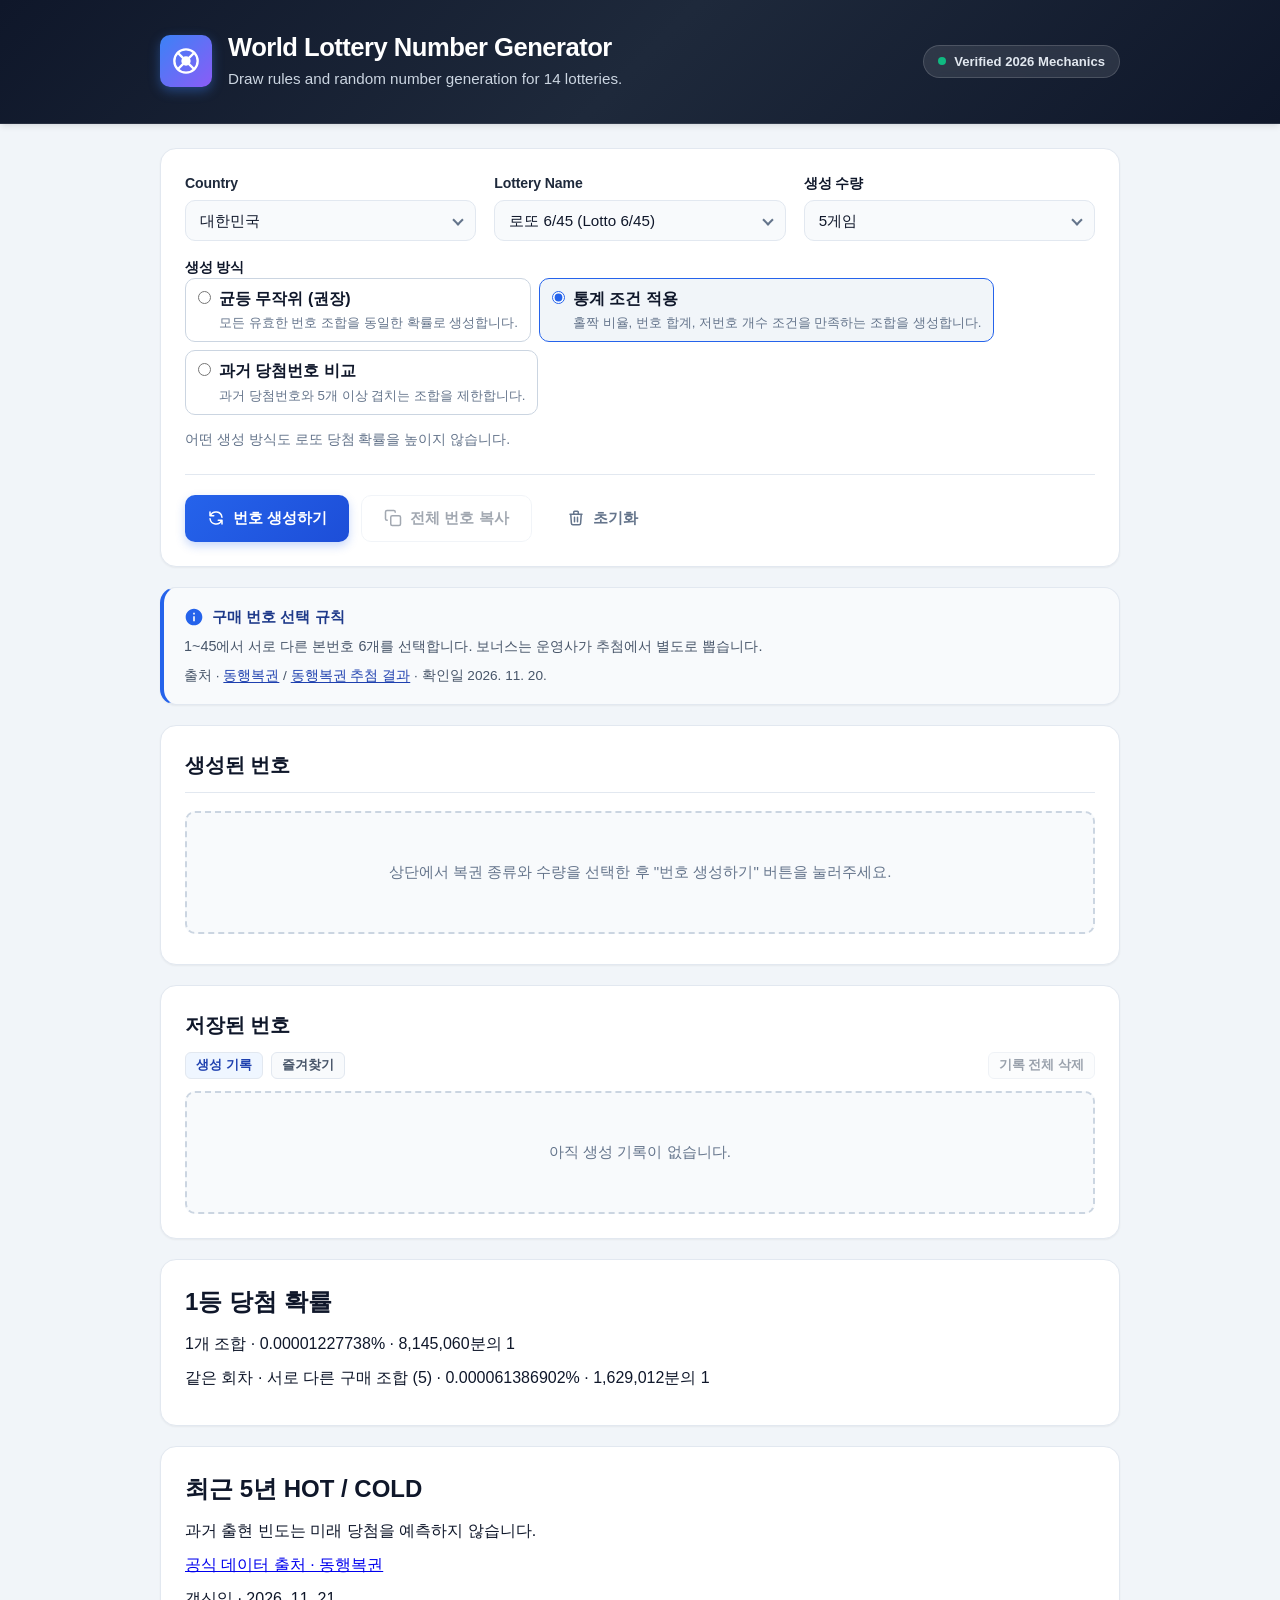
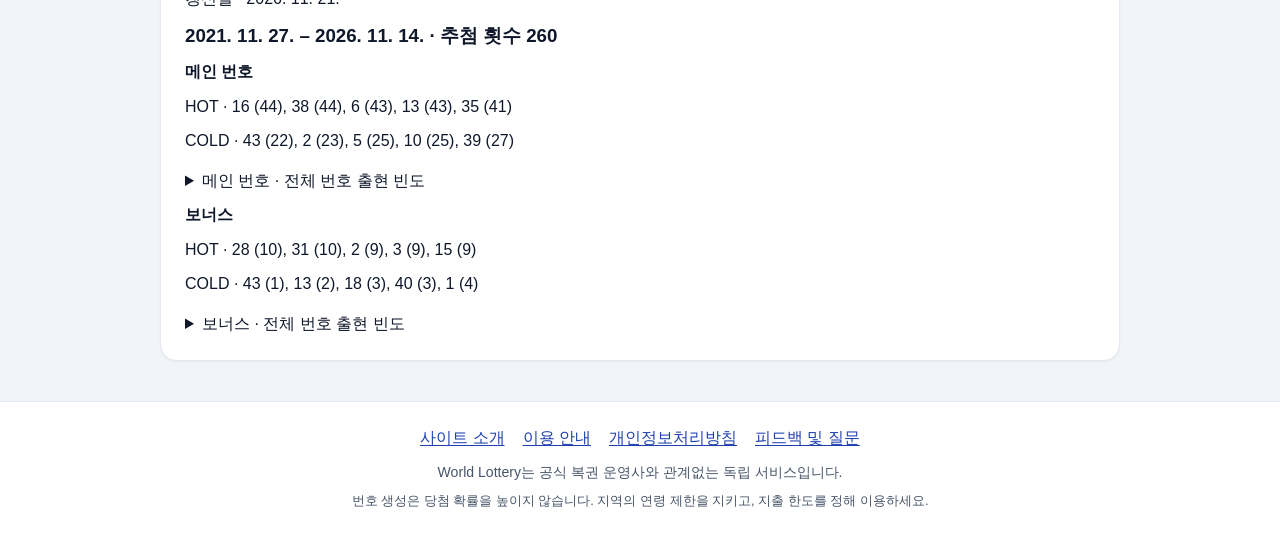
<file: index.html>
<!DOCTYPE html>
<html lang="ko">
<head>
  <meta charset="UTF-8">
  <meta name="viewport" content="width=device-width, initial-scale=1.0">
  <title>World Lottery Number Generator | 로또 번호 생성기</title>
  <meta name="description" content="로또 6/45, Powerball, Mega Millions, EuroMillions 등 세계 14개 복권의 무작위 번호를 생성하세요. World Lottery Number Generator는 한국어, 영어, 일본어, 포르투갈어를 지원합니다.">
  <link rel="canonical" href="https://world-lottery.pages.dev/">
  <meta name="robots" content="index, follow">
  <meta name="google-site-verification" content="kmjcMP67CKmmbHJto5JpYwlrn7U06piNpAucFjbxHxY" />
  <link rel="stylesheet" href="style.css?v=1.9.0">
<script async
  src="https://pagead2.googlesyndication.com/pagead/js/adsbygoogle.js?client=ca-pub-6823137045833733"
  crossorigin="anonymous"></script>
</head>
<body>
  <div class="app-layout">
    <!-- Header: Kept in English (Requirement 3) -->
    <header class="app-header" lang="en">
      <div class="header-content">
        <div class="header-brand">
          <div class="logo-icon" aria-hidden="true">
            <svg viewBox="0 0 24 24" width="28" height="28" fill="none" stroke="currentColor" stroke-width="2" stroke-linecap="round" stroke-linejoin="round">
              <circle cx="12" cy="12" r="10" />
              <circle cx="12" cy="12" r="4" fill="currentColor" stroke="none" />
              <path d="M4.93 4.93l4.24 4.24M14.83 14.83l4.24 4.24M14.83 9.17l4.24-4.24M4.93 19.07l4.24-4.24" />
            </svg>
          </div>
          <div>
            <h1 class="app-title">World Lottery Number Generator</h1>
            <p class="app-intro">Draw rules and random number generation for 14 lotteries.</p>
          </div>
        </div>
        <div class="badge-status" title="Rules and matrices updated for 2026">
          <span class="pulse-dot" aria-hidden="true"></span>
          <span>Verified 2026 Mechanics</span>
        </div>
      </div>
    </header>

    <main class="app-main">
      <div class="generator-container">
        <!-- Configuration Card -->
        <section class="card config-card" aria-labelledby="config-title">
          <h2 id="config-title" class="sr-only">복권 설정</h2>
          <form class="config-grid" onsubmit="event.preventDefault();">
            <!-- Country: English label (Requirement 3) -->
            <div class="form-group">
              <label for="country-select" class="form-label static-english-label" lang="en">Country</label>
              <div class="select-wrapper">
                <select id="country-select" name="country" class="form-select">
                  <!-- Populated dynamically without flag icons or 2-letter prefixes (Requirement 4) -->
                </select>
              </div>
            </div>

            <!-- Lottery Name: English label (Requirement 3) -->
            <div class="form-group">
              <label for="game-select" class="form-label static-english-label" lang="en">Lottery Name</label>
              <div class="select-wrapper">
                <select id="game-select" name="game" class="form-select">
                  <!-- Populated dynamically based on selected country -->
                </select>
              </div>
            </div>

            <!-- Quantity: Localized label (Requirement 5) -->
            <div class="form-group">
              <label id="quantity-label" for="quantity-select" class="form-label">생성 수량</label>
              <div class="select-wrapper">
                <select id="quantity-select" name="quantity" class="form-select">
                  <option value="1">1게임</option>
                  <option value="3">3게임</option>
                  <option value="5" selected>5게임</option>
                  <option value="10">10게임</option>
                </select>
              </div>
            </div>
          </form>

          <fieldset id="korea-mode-panel" class="form-group korea-mode" aria-describedby="korea-mode-note" hidden>
            <legend id="korea-mode-label" class="form-label">생성 방식</legend>
            <div class="korea-mode-options">
              <label>
                <input type="radio" name="korea-mode" value="random" aria-labelledby="korea-random-label" aria-describedby="korea-random-description">
                <span><strong id="korea-random-label">균등 무작위 (권장)</strong><small id="korea-random-description">모든 유효한 번호 조합을 동일한 확률로 생성합니다.</small></span>
              </label>
              <label>
                <input type="radio" name="korea-mode" value="statistical" aria-labelledby="korea-statistical-label" aria-describedby="korea-statistical-description" checked>
                <span><strong id="korea-statistical-label">통계 조건 적용</strong><small id="korea-statistical-description">홀짝 비율, 번호 합계, 저번호 개수 조건을 만족하는 조합을 생성합니다.</small></span>
              </label>
              <label>
                <input type="radio" name="korea-mode" value="filtered" aria-labelledby="korea-filtered-label" aria-describedby="korea-filtered-description">
                <span><strong id="korea-filtered-label">과거 당첨번호 비교</strong><small id="korea-filtered-description">과거 당첨번호와 5개 이상 겹치는 조합을 제한합니다.</small></span>
              </label>
            </div>
            <p id="korea-mode-note">어떤 생성 방식도 로또 당첨 확률을 높이지 않습니다.</p>
          </fieldset>

          <!-- Action buttons -->
          <div class="action-bar">
            <button id="btn-generate" type="button" class="btn btn-primary">
              <svg class="btn-icon" viewBox="0 0 24 24" width="18" height="18" fill="none" stroke="currentColor" stroke-width="2" aria-hidden="true">
                <path stroke-linecap="round" stroke-linejoin="round" d="M4 4v5h.582m15.356 2A8.001 8.001 0 004.582 9m0 0H9m11 11v-5h-.581m0 0a8.003 8.003 0 01-15.357-2m15.357 2H15" />
              </svg>
              <span>번호 생성하기</span>
            </button>
            <button id="btn-copy-all" type="button" class="btn btn-secondary" disabled>
              <svg class="btn-icon" viewBox="0 0 24 24" width="18" height="18" fill="none" stroke="currentColor" stroke-width="2" aria-hidden="true">
                <rect x="9" y="9" width="13" height="13" rx="2" ry="2" />
                <path d="M5 15H4a2 2 0 01-2-2V4a2 2 0 012-2h9a2 2 0 012 2v1" />
              </svg>
              <span>전체 번호 복사</span>
            </button>
            <button id="btn-clear" type="button" class="btn btn-ghost">
              <svg class="btn-icon" viewBox="0 0 24 24" width="18" height="18" fill="none" stroke="currentColor" stroke-width="2" aria-hidden="true">
                <path stroke-linecap="round" stroke-linejoin="round" d="M19 7l-.867 12.142A2 2 0 0116.138 21H7.862a2 2 0 01-1.995-1.858L5 7m5 4v6m4-6v6m1-10V4a1 1 0 00-1-1h-4a1 1 0 00-1 1v3M4 7h16" />
              </svg>
              <span>초기화</span>
            </button>
          </div>
        </section>

        <!-- Official Draw Rules / Info Card -->
        <section id="rule-container" class="card rule-card" aria-live="polite">
          <div class="rule-icon-title">
            <svg class="info-svg" viewBox="0 0 24 24" width="20" height="20" aria-hidden="true" fill="currentColor">
              <path d="M12 2C6.48 2 2 6.48 2 12s4.48 10 10 10 10-4.48 10-10S17.52 2 12 2zm1 15h-2v-6h2v6zm0-8h-2V7h2v2z"/>
            </svg>
            <h2 id="rule-heading" class="rule-heading">구매 번호 선택 규칙</h2>
          </div>
          <p id="rule-text" class="rule-text"></p>
          <p id="rule-sources" class="rule-sources"></p>
        </section>

        <!-- Results Section -->
        <section class="card results-card" aria-labelledby="results-heading">
          <div class="results-header">
            <h2 id="results-heading" class="results-heading">생성된 번호</h2>
          </div>

          <div id="empty-state" class="empty-state">
            상단에서 복권 종류와 수량을 선택한 후 "번호 생성하기" 버튼을 눌러주세요.
          </div>

          <div id="results-container" class="results-container">
            <!-- Rendered dynamically by script.js -->
          </div>
        </section>

        <section id="saved-numbers" class="card" aria-labelledby="saved-heading">
          <h2 id="saved-heading" class="results-heading">저장된 번호</h2>
          <div class="saved-controls">
            <div class="saved-actions">
              <button id="show-history" class="saved-button" type="button" aria-pressed="true" aria-controls="saved-list">생성 기록</button>
              <button id="show-favorites" class="saved-button" type="button" aria-pressed="false" aria-controls="saved-list">즐겨찾기</button>
            </div>
            <button id="clear-history" class="saved-button" type="button">기록 전체 삭제</button>
          </div>
          <p id="saved-warning" class="saved-warning" role="status" hidden></p>
          <p id="saved-empty" class="empty-state">아직 생성 기록이 없습니다.</p>
          <ul id="saved-list" class="saved-list"></ul>
        </section>

        <section id="jackpot-odds" class="card analysis-card" aria-live="polite"></section>
        <section id="draw-analysis" class="card analysis-card" aria-live="polite"></section>
      </div>
    </main>

    <!-- Footer -->
    <footer class="app-footer">
      <div class="footer-content">
        <nav id="footer-nav" class="information-nav footer-nav" aria-label="사이트 안내">
          <a href="about.html">사이트 소개</a>
          <a href="guide.html">이용 안내</a>
          <a href="privacy.html">개인정보처리방침</a>
          <a href="contact.html">피드백 및 질문</a>
        </nav>
        <p id="footer-independence" class="footer-note">World Lottery는 공식 복권 운영사와 관계없는 독립 서비스입니다.</p>
        <p id="footer-responsible" class="footer-disclaimer">번호 생성은 당첨 확률을 높이지 않습니다. 지역의 연령 제한을 지키고, 지출 한도를 정해 이용하세요.</p>
      </div>
    </footer>
  </div>

  <!-- Accessibility Live Region for Screen Readers -->
  <div id="live-region" class="sr-only" aria-live="polite" role="status"></div>

  <!-- Toast Notification -->
  <div id="toast" class="toast" role="alert" aria-live="assertive"></div>

  <script src="lottery.js" defer></script>
  <script src="script.js?v=1.9.0" defer></script>
</body>
</html>
</file>
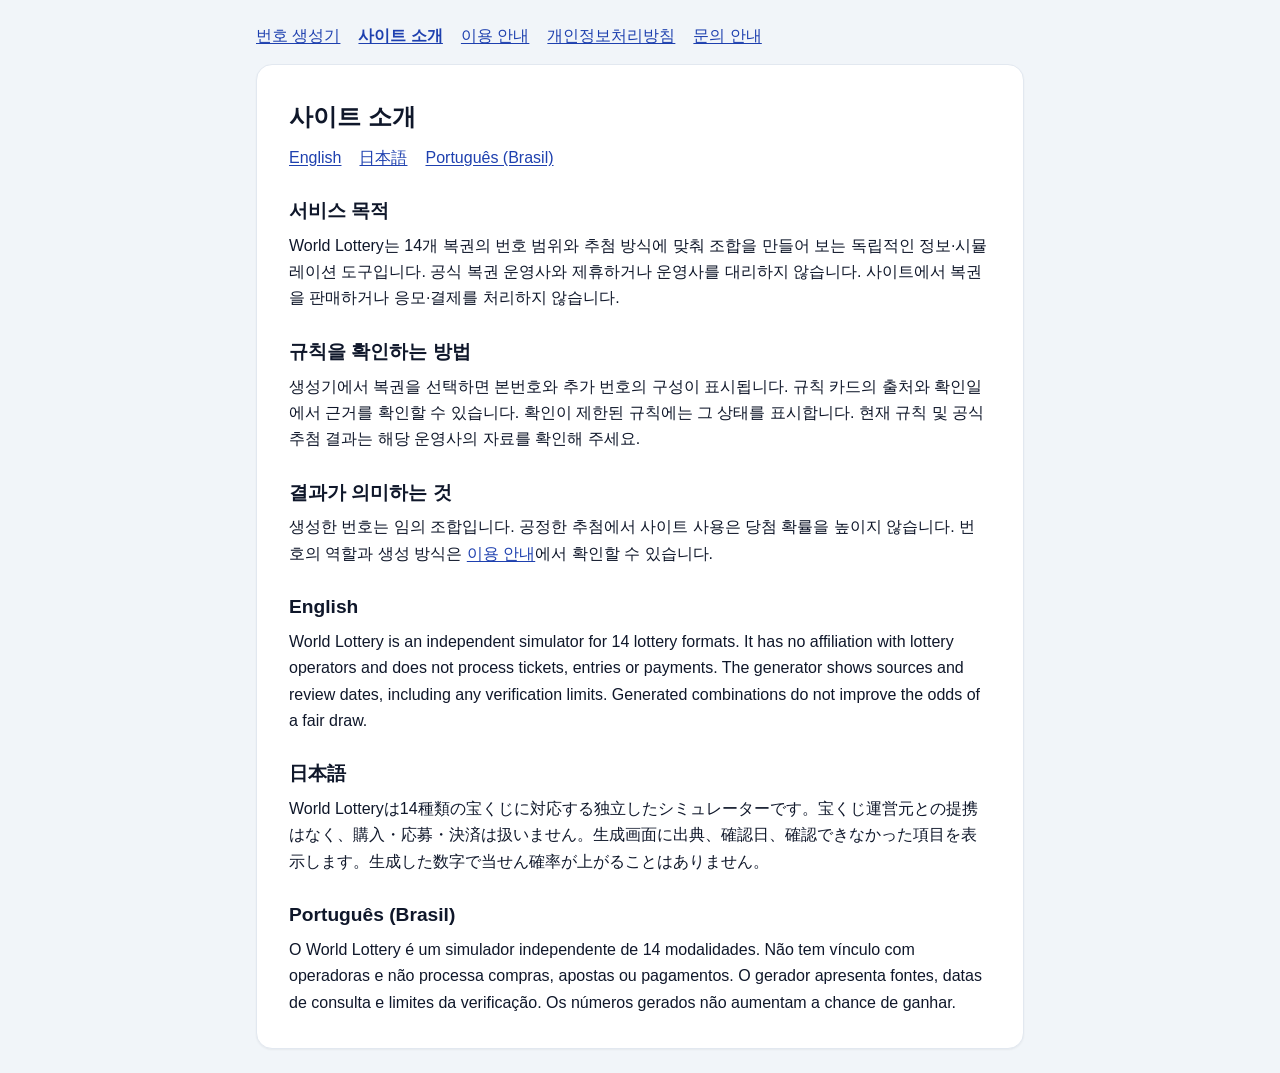
<file: about.html>
<!DOCTYPE html>
<html lang="ko">
<head>
  <meta charset="UTF-8">
  <meta name="viewport" content="width=device-width, initial-scale=1.0">
  <title>사이트 소개 | World Lottery</title>
  <meta name="description" content="복권 번호 생성기의 운영 목적과 독립성, 복권 규칙 출처와 결과의 한계를 안내합니다.">
  <link rel="canonical" href="https://world-lottery.pages.dev/about">
  <link rel="stylesheet" href="style.css">
</head>
<body>
  <main class="information-page">
    <nav class="information-nav" aria-label="사이트 안내">
      <a href="index.html">번호 생성기</a>
      <a href="about.html" aria-current="page">사이트 소개</a>
      <a href="guide.html">이용 안내</a>
      <a href="privacy.html">개인정보처리방침</a>
      <a href="contact.html">문의 안내</a>
    </nav>
    <article class="card information-content">
      <h1>사이트 소개</h1>
      <nav class="information-nav" aria-label="다른 언어 요약">
        <a href="#en" lang="en">English</a>
        <a href="#ja" lang="ja">日本語</a>
        <a href="#pt-BR" lang="pt-BR">Português (Brasil)</a>
      </nav>
      <h2>서비스 목적</h2>
      <p>World Lottery는 14개 복권의 번호 범위와 추첨 방식에 맞춰 조합을 만들어 보는 독립적인 정보·시뮬레이션 도구입니다. 공식 복권 운영사와 제휴하거나 운영사를 대리하지 않습니다. 사이트에서 복권을 판매하거나 응모·결제를 처리하지 않습니다.</p>
      <h2>규칙을 확인하는 방법</h2>
      <p>생성기에서 복권을 선택하면 본번호와 추가 번호의 구성이 표시됩니다. 규칙 카드의 출처와 확인일에서 근거를 확인할 수 있습니다. 확인이 제한된 규칙에는 그 상태를 표시합니다. 현재 규칙 및 공식 추첨 결과는 해당 운영사의 자료를 확인해 주세요.</p>
      <h2>결과가 의미하는 것</h2>
      <p>생성한 번호는 임의 조합입니다. 공정한 추첨에서 사이트 사용은 당첨 확률을 높이지 않습니다. 번호의 역할과 생성 방식은 <a href="guide.html">이용 안내</a>에서 확인할 수 있습니다.</p>
      <section id="en" lang="en">
        <h2>English</h2>
        <p>World Lottery is an independent simulator for 14 lottery formats. It has no affiliation with lottery operators and does not process tickets, entries or payments. The generator shows sources and review dates, including any verification limits. Generated combinations do not improve the odds of a fair draw.</p>
      </section>
      <section id="ja" lang="ja">
        <h2>日本語</h2>
        <p>World Lotteryは14種類の宝くじに対応する独立したシミュレーターです。宝くじ運営元との提携はなく、購入・応募・決済は扱いません。生成画面に出典、確認日、確認できなかった項目を表示します。生成した数字で当せん確率が上がることはありません。</p>
      </section>
      <section id="pt-BR" lang="pt-BR">
        <h2>Português (Brasil)</h2>
        <p>O World Lottery é um simulador independente de 14 modalidades. Não tem vínculo com operadoras e não processa compras, apostas ou pagamentos. O gerador apresenta fontes, datas de consulta e limites da verificação. Os números gerados não aumentam a chance de ganhar.</p>
      </section>
    </article>
  </main>
</body>
</html>
</file>
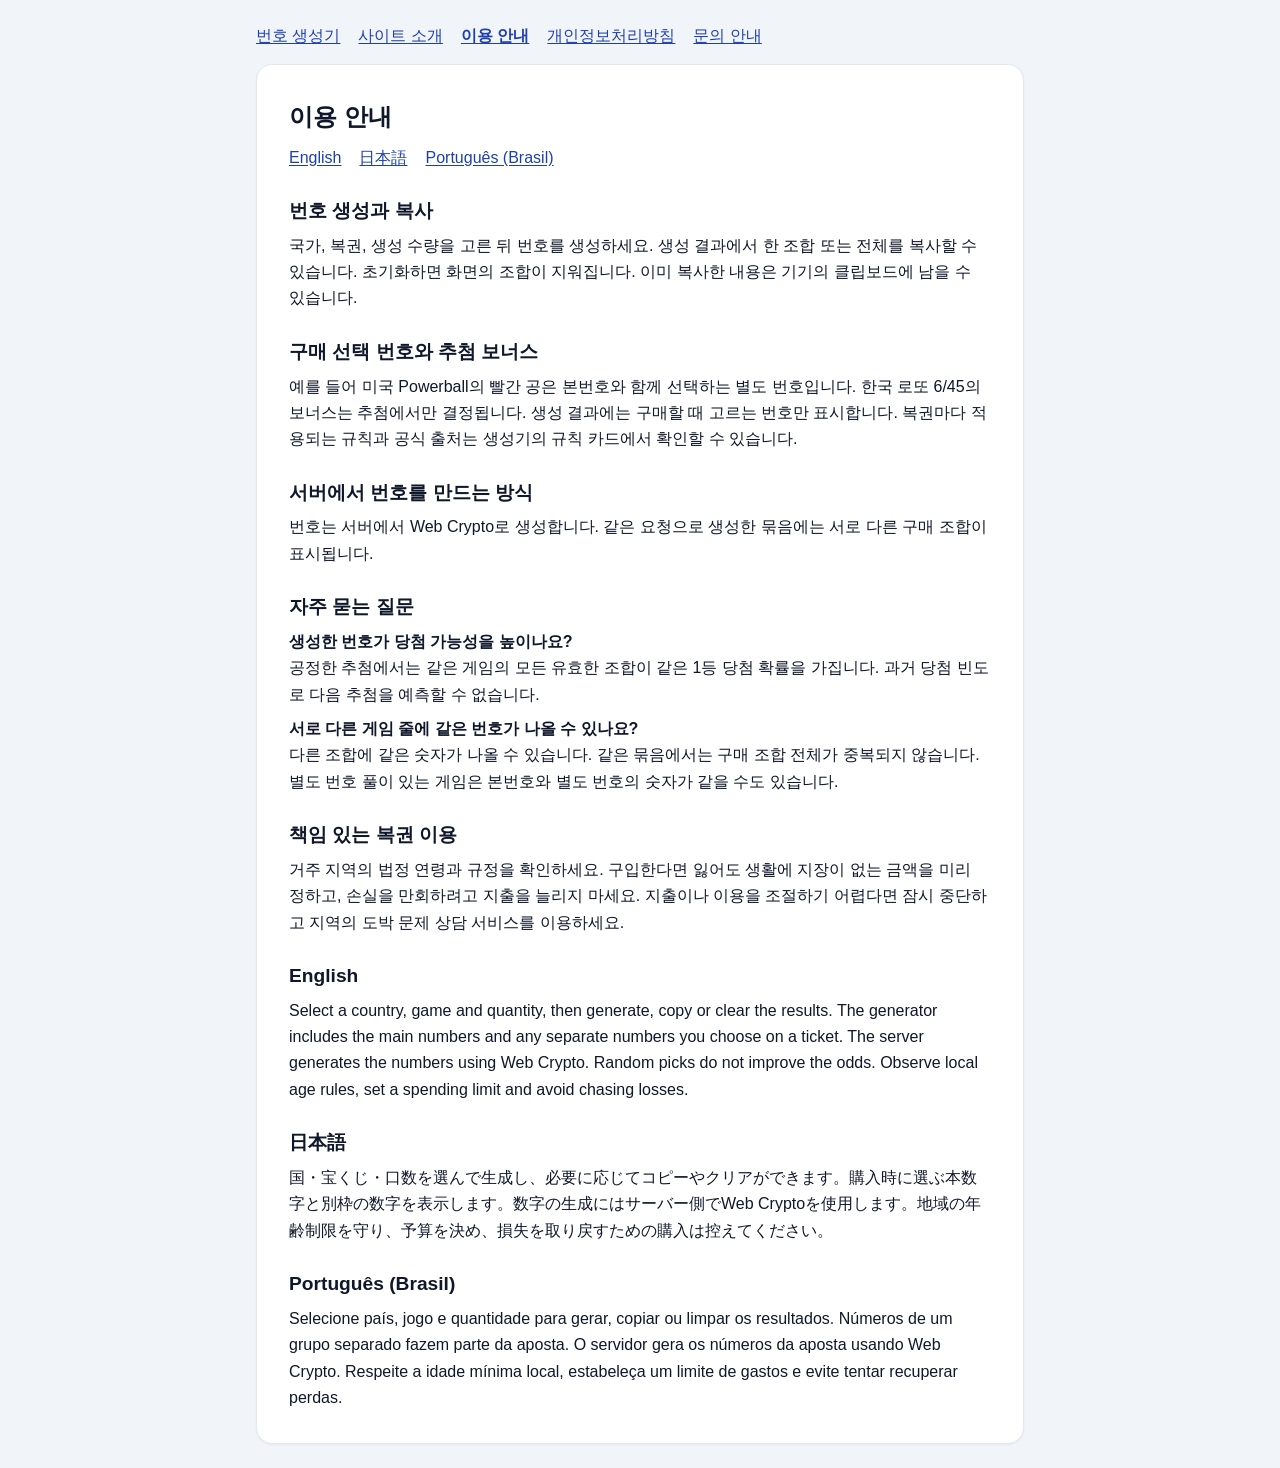
<file: guide.html>
<!DOCTYPE html>
<html lang="ko">
<head>
  <meta charset="UTF-8">
  <meta name="viewport" content="width=device-width, initial-scale=1.0">
  <title>이용 안내 | World Lottery</title>
  <meta name="description" content="본번호와 보너스의 차이, 서버 번호 생성과 복사 방법, 책임 있는 복권 이용 원칙을 설명합니다.">
  <link rel="canonical" href="https://world-lottery.pages.dev/guide">
  <link rel="stylesheet" href="style.css">
</head>
<body>
  <main class="information-page">
    <nav class="information-nav" aria-label="사이트 안내">
      <a href="index.html">번호 생성기</a>
      <a href="about.html">사이트 소개</a>
      <a href="guide.html" aria-current="page">이용 안내</a>
      <a href="privacy.html">개인정보처리방침</a>
      <a href="contact.html">문의 안내</a>
    </nav>
    <article class="card information-content">
      <h1>이용 안내</h1>
      <nav class="information-nav" aria-label="다른 언어 요약">
        <a href="#en" lang="en">English</a>
        <a href="#ja" lang="ja">日本語</a>
        <a href="#pt-BR" lang="pt-BR">Português (Brasil)</a>
      </nav>
      <h2>번호 생성과 복사</h2>
      <p>국가, 복권, 생성 수량을 고른 뒤 번호를 생성하세요. 생성 결과에서 한 조합 또는 전체를 복사할 수 있습니다. 초기화하면 화면의 조합이 지워집니다. 이미 복사한 내용은 기기의 클립보드에 남을 수 있습니다.</p>
      <h2>구매 선택 번호와 추첨 보너스</h2>
      <p>예를 들어 미국 Powerball의 빨간 공은 본번호와 함께 선택하는 별도 번호입니다. 한국 로또 6/45의 보너스는 추첨에서만 결정됩니다. 생성 결과에는 구매할 때 고르는 번호만 표시합니다. 복권마다 적용되는 규칙과 공식 출처는 생성기의 규칙 카드에서 확인할 수 있습니다.</p>
      <h2>서버에서 번호를 만드는 방식</h2>
      <p>번호는 서버에서 Web Crypto로 생성합니다. 같은 요청으로 생성한 묶음에는 서로 다른 구매 조합이 표시됩니다.</p>
      <h2>자주 묻는 질문</h2>
      <dl>
        <dt>생성한 번호가 당첨 가능성을 높이나요?</dt>
        <dd>공정한 추첨에서는 같은 게임의 모든 유효한 조합이 같은 1등 당첨 확률을 가집니다. 과거 당첨 빈도로 다음 추첨을 예측할 수 없습니다.</dd>
        <dt>서로 다른 게임 줄에 같은 번호가 나올 수 있나요?</dt>
        <dd>다른 조합에 같은 숫자가 나올 수 있습니다. 같은 묶음에서는 구매 조합 전체가 중복되지 않습니다. 별도 번호 풀이 있는 게임은 본번호와 별도 번호의 숫자가 같을 수도 있습니다.</dd>
      </dl>
      <h2 id="responsible">책임 있는 복권 이용</h2>
      <p>거주 지역의 법정 연령과 규정을 확인하세요. 구입한다면 잃어도 생활에 지장이 없는 금액을 미리 정하고, 손실을 만회하려고 지출을 늘리지 마세요. 지출이나 이용을 조절하기 어렵다면 잠시 중단하고 지역의 도박 문제 상담 서비스를 이용하세요.</p>
      <section id="en" lang="en">
        <h2>English</h2>
        <p>Select a country, game and quantity, then generate, copy or clear the results. The generator includes the main numbers and any separate numbers you choose on a ticket. The server generates the numbers using Web Crypto. Random picks do not improve the odds. Observe local age rules, set a spending limit and avoid chasing losses.</p>
      </section>
      <section id="ja" lang="ja">
        <h2>日本語</h2>
        <p>国・宝くじ・口数を選んで生成し、必要に応じてコピーやクリアができます。購入時に選ぶ本数字と別枠の数字を表示します。数字の生成にはサーバー側でWeb Cryptoを使用します。地域の年齢制限を守り、予算を決め、損失を取り戻すための購入は控えてください。</p>
      </section>
      <section id="pt-BR" lang="pt-BR">
        <h2>Português (Brasil)</h2>
        <p>Selecione país, jogo e quantidade para gerar, copiar ou limpar os resultados. Números de um grupo separado fazem parte da aposta. O servidor gera os números da aposta usando Web Crypto. Respeite a idade mínima local, estabeleça um limite de gastos e evite tentar recuperar perdas.</p>
      </section>
    </article>
  </main>
</body>
</html>
</file>
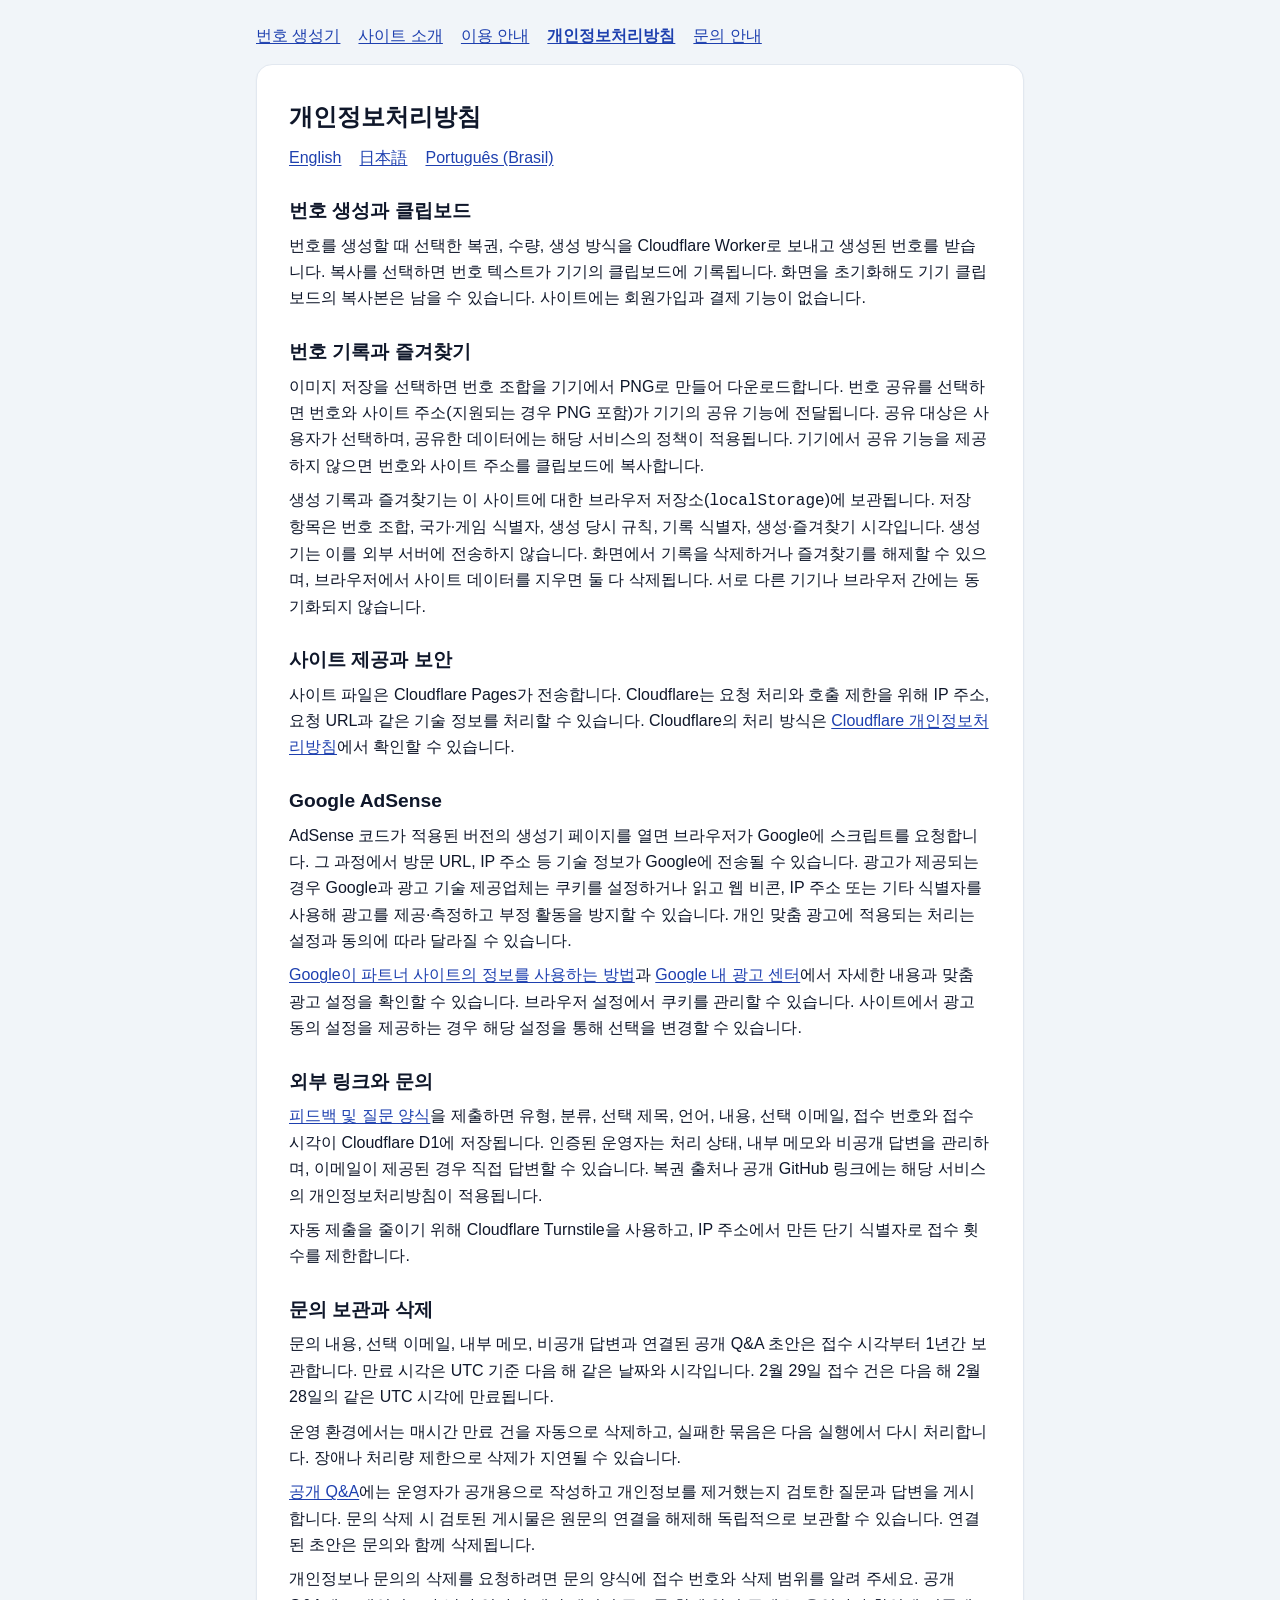
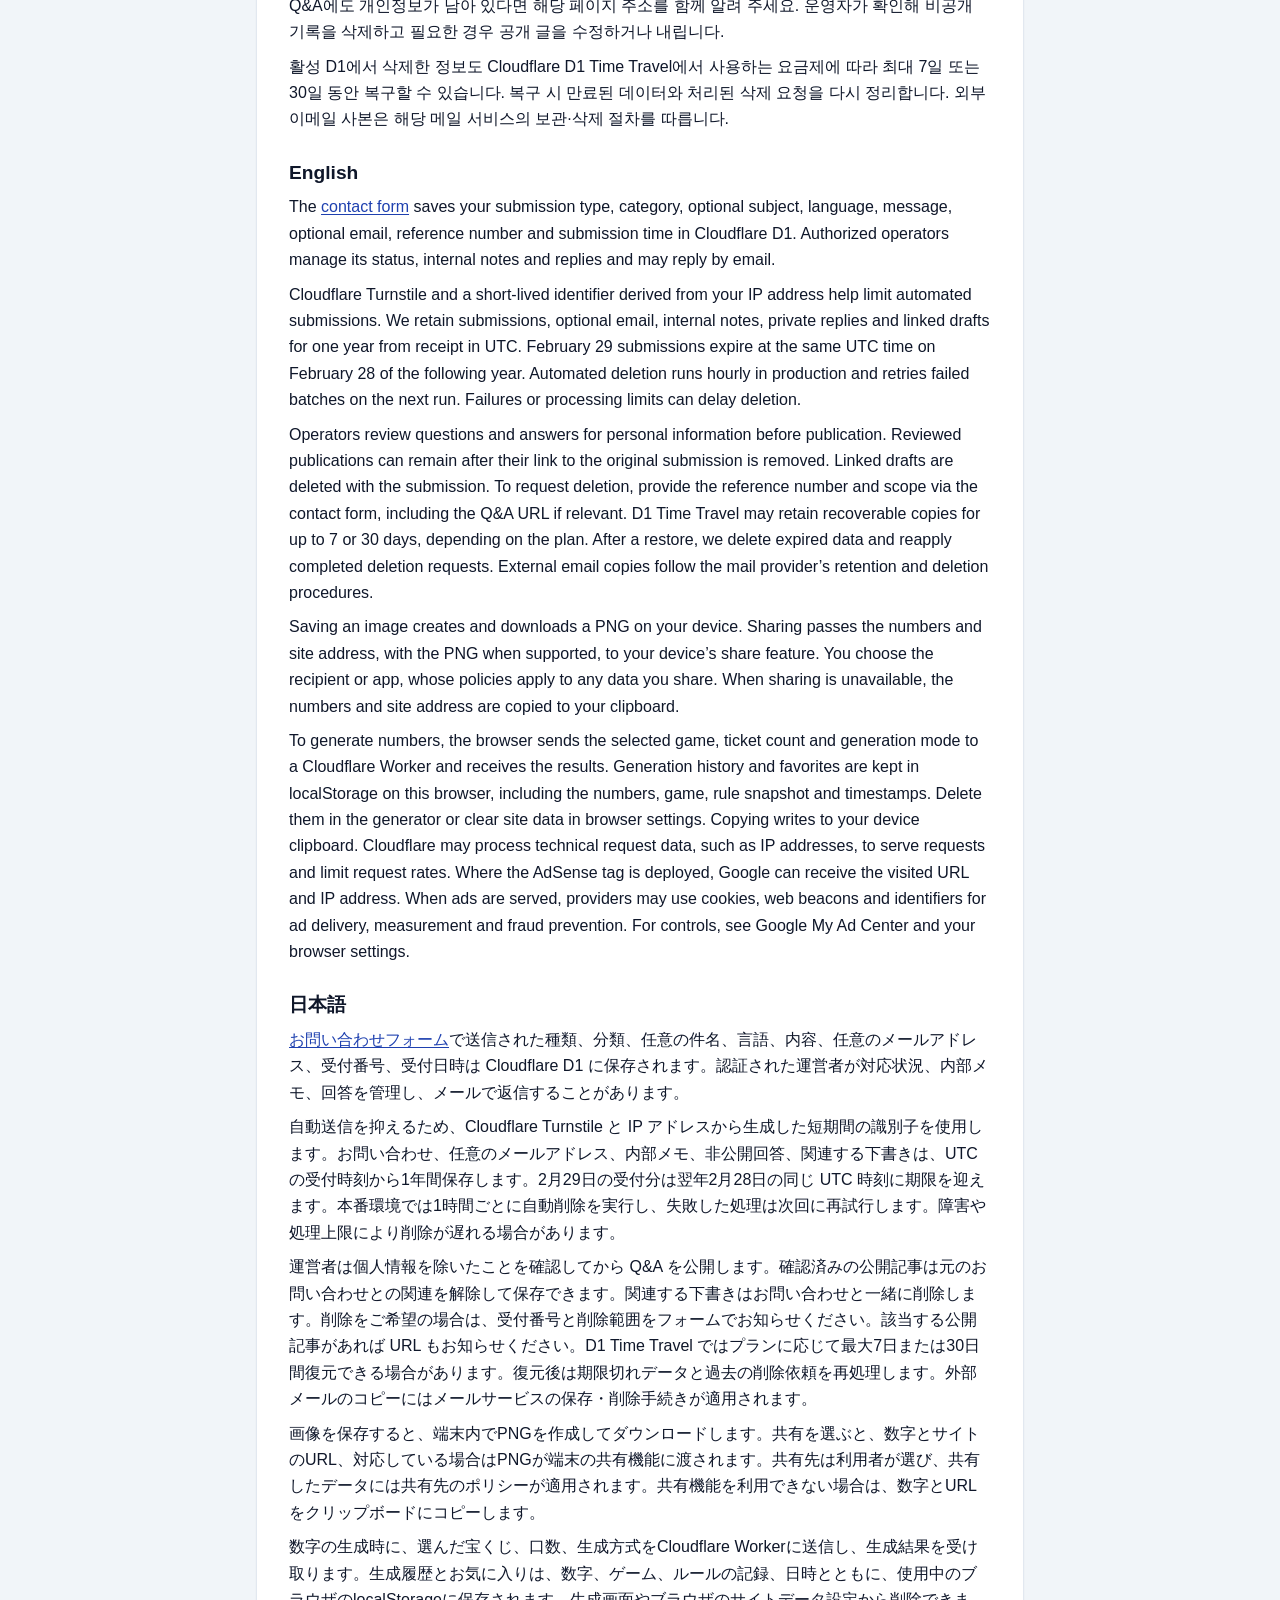
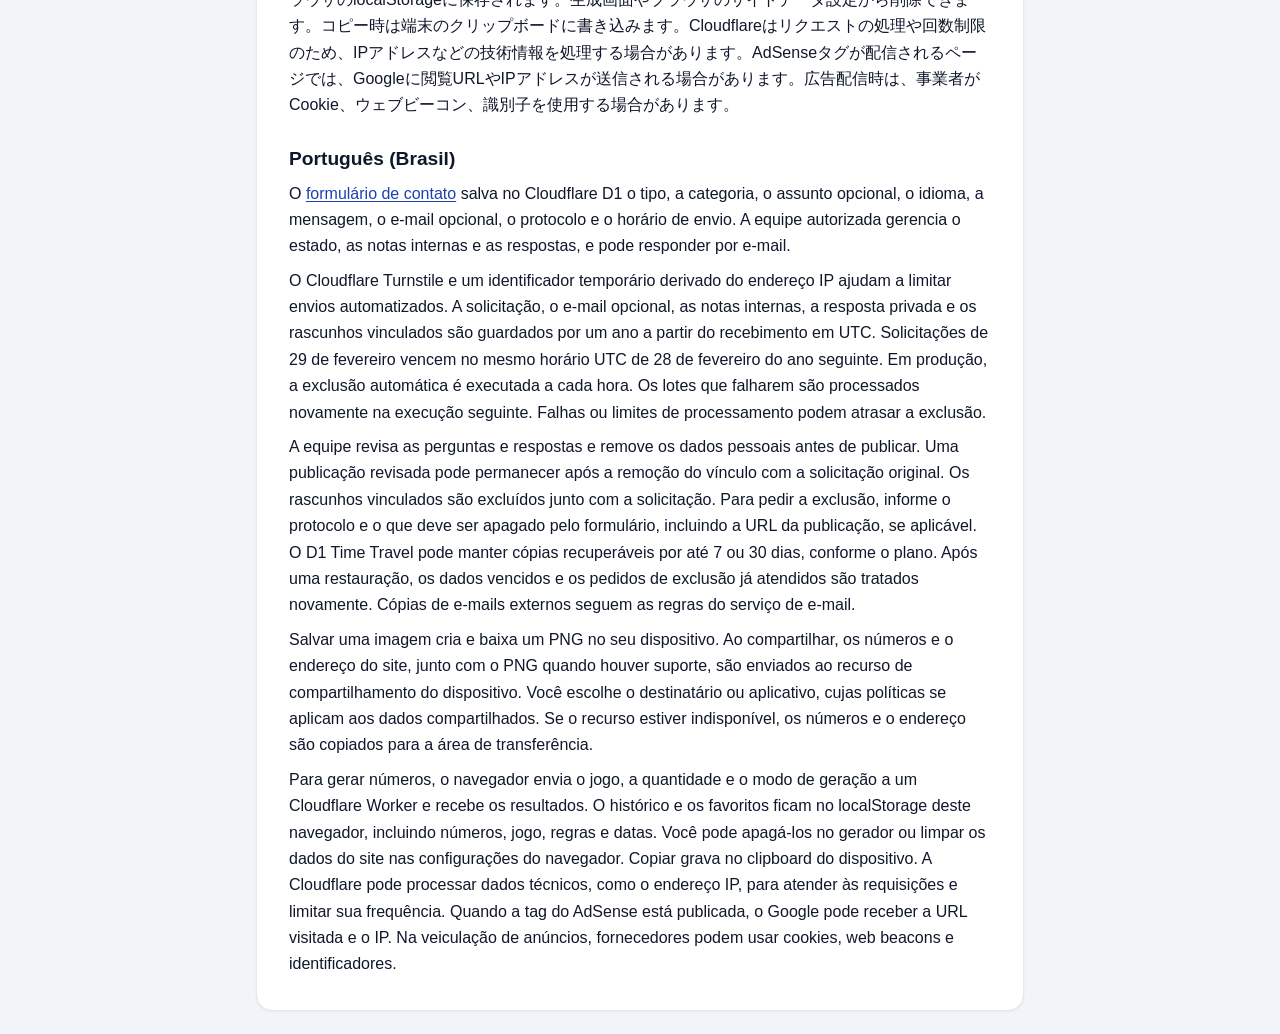
<file: privacy.html>
<!DOCTYPE html>
<html lang="ko">
<head>
  <meta charset="UTF-8">
  <meta name="viewport" content="width=device-width, initial-scale=1.0">
  <title>개인정보처리방침 | World Lottery</title>
  <meta name="description" content="서버의 번호 생성과 기기의 클립보드, Cloudflare 호스팅, Google AdSense 코드의 데이터 처리를 설명합니다.">
  <link rel="canonical" href="https://world-lottery.pages.dev/privacy">
  <link rel="stylesheet" href="style.css">
</head>
<body>
  <main class="information-page">
    <nav class="information-nav" aria-label="사이트 안내">
      <a href="index.html">번호 생성기</a>
      <a href="about.html">사이트 소개</a>
      <a href="guide.html">이용 안내</a>
      <a href="privacy.html" aria-current="page">개인정보처리방침</a>
      <a href="contact.html">문의 안내</a>
    </nav>
    <article class="card information-content">
      <h1>개인정보처리방침</h1>
      <nav class="information-nav" aria-label="다른 언어 요약">
        <a href="#en" lang="en">English</a>
        <a href="#ja" lang="ja">日本語</a>
        <a href="#pt-BR" lang="pt-BR">Português (Brasil)</a>
      </nav>
      <h2>번호 생성과 클립보드</h2>
      <p>번호를 생성할 때 선택한 복권, 수량, 생성 방식을 Cloudflare Worker로 보내고 생성된 번호를 받습니다. 복사를 선택하면 번호 텍스트가 기기의 클립보드에 기록됩니다. 화면을 초기화해도 기기 클립보드의 복사본은 남을 수 있습니다. 사이트에는 회원가입과 결제 기능이 없습니다.</p>
      <h2>번호 기록과 즐겨찾기</h2>
      <p>이미지 저장을 선택하면 번호 조합을 기기에서 PNG로 만들어 다운로드합니다. 번호 공유를 선택하면 번호와 사이트 주소(지원되는 경우 PNG 포함)가 기기의 공유 기능에 전달됩니다. 공유 대상은 사용자가 선택하며, 공유한 데이터에는 해당 서비스의 정책이 적용됩니다. 기기에서 공유 기능을 제공하지 않으면 번호와 사이트 주소를 클립보드에 복사합니다.</p>
      <p>생성 기록과 즐겨찾기는 이 사이트에 대한 브라우저 저장소(<code>localStorage</code>)에 보관됩니다. 저장 항목은 번호 조합, 국가·게임 식별자, 생성 당시 규칙, 기록 식별자, 생성·즐겨찾기 시각입니다. 생성기는 이를 외부 서버에 전송하지 않습니다. 화면에서 기록을 삭제하거나 즐겨찾기를 해제할 수 있으며, 브라우저에서 사이트 데이터를 지우면 둘 다 삭제됩니다. 서로 다른 기기나 브라우저 간에는 동기화되지 않습니다.</p>
      <h2>사이트 제공과 보안</h2>
      <p>사이트 파일은 Cloudflare Pages가 전송합니다. Cloudflare는 요청 처리와 호출 제한을 위해 IP 주소, 요청 URL과 같은 기술 정보를 처리할 수 있습니다. Cloudflare의 처리 방식은 <a href="https://www.cloudflare.com/privacypolicy/">Cloudflare 개인정보처리방침</a>에서 확인할 수 있습니다.</p>
      <h2>Google AdSense</h2>
      <p>AdSense 코드가 적용된 버전의 생성기 페이지를 열면 브라우저가 Google에 스크립트를 요청합니다. 그 과정에서 방문 URL, IP 주소 등 기술 정보가 Google에 전송될 수 있습니다. 광고가 제공되는 경우 Google과 광고 기술 제공업체는 쿠키를 설정하거나 읽고 웹 비콘, IP 주소 또는 기타 식별자를 사용해 광고를 제공·측정하고 부정 활동을 방지할 수 있습니다. 개인 맞춤 광고에 적용되는 처리는 설정과 동의에 따라 달라질 수 있습니다.</p>
      <p><a href="https://policies.google.com/technologies/partner-sites?hl=ko">Google이 파트너 사이트의 정보를 사용하는 방법</a>과 <a href="https://myadcenter.google.com/">Google 내 광고 센터</a>에서 자세한 내용과 맞춤 광고 설정을 확인할 수 있습니다. 브라우저 설정에서 쿠키를 관리할 수 있습니다. 사이트에서 광고 동의 설정을 제공하는 경우 해당 설정을 통해 선택을 변경할 수 있습니다.</p>
      <h2>외부 링크와 문의</h2>
      <p><a href="contact.html">피드백 및 질문 양식</a>을 제출하면 유형, 분류, 선택 제목, 언어, 내용, 선택 이메일, 접수 번호와 접수 시각이 Cloudflare D1에 저장됩니다. 인증된 운영자는 처리 상태, 내부 메모와 비공개 답변을 관리하며, 이메일이 제공된 경우 직접 답변할 수 있습니다. 복권 출처나 공개 GitHub 링크에는 해당 서비스의 개인정보처리방침이 적용됩니다.</p>
      <p>자동 제출을 줄이기 위해 Cloudflare Turnstile을 사용하고, IP 주소에서 만든 단기 식별자로 접수 횟수를 제한합니다.</p>
      <h2>문의 보관과 삭제</h2>
      <p>문의 내용, 선택 이메일, 내부 메모, 비공개 답변과 연결된 공개 Q&amp;A 초안은 접수 시각부터 1년간 보관합니다. 만료 시각은 UTC 기준 다음 해 같은 날짜와 시각입니다. 2월 29일 접수 건은 다음 해 2월 28일의 같은 UTC 시각에 만료됩니다.</p>
      <p>운영 환경에서는 매시간 만료 건을 자동으로 삭제하고, 실패한 묶음은 다음 실행에서 다시 처리합니다. 장애나 처리량 제한으로 삭제가 지연될 수 있습니다.</p>
      <p><a href="/questions/">공개 Q&amp;A</a>에는 운영자가 공개용으로 작성하고 개인정보를 제거했는지 검토한 질문과 답변을 게시합니다. 문의 삭제 시 검토된 게시물은 원문의 연결을 해제해 독립적으로 보관할 수 있습니다. 연결된 초안은 문의와 함께 삭제됩니다.</p>
      <p>개인정보나 문의의 삭제를 요청하려면 문의 양식에 접수 번호와 삭제 범위를 알려 주세요. 공개 Q&amp;A에도 개인정보가 남아 있다면 해당 페이지 주소를 함께 알려 주세요. 운영자가 확인해 비공개 기록을 삭제하고 필요한 경우 공개 글을 수정하거나 내립니다.</p>
      <p>활성 D1에서 삭제한 정보도 Cloudflare D1 Time Travel에서 사용하는 요금제에 따라 최대 7일 또는 30일 동안 복구할 수 있습니다. 복구 시 만료된 데이터와 처리된 삭제 요청을 다시 정리합니다. 외부 이메일 사본은 해당 메일 서비스의 보관·삭제 절차를 따릅니다.</p>
      <section id="en" lang="en">
        <h2>English</h2>
        <p>The <a href="contact.html#en">contact form</a> saves your submission type, category, optional subject, language, message, optional email, reference number and submission time in Cloudflare D1. Authorized operators manage its status, internal notes and replies and may reply by email.</p>
        <p>Cloudflare Turnstile and a short-lived identifier derived from your IP address help limit automated submissions. We retain submissions, optional email, internal notes, private replies and linked drafts for one year from receipt in UTC. February 29 submissions expire at the same UTC time on February 28 of the following year. Automated deletion runs hourly in production and retries failed batches on the next run. Failures or processing limits can delay deletion.</p>
        <p>Operators review questions and answers for personal information before publication. Reviewed publications can remain after their link to the original submission is removed. Linked drafts are deleted with the submission. To request deletion, provide the reference number and scope via the contact form, including the Q&amp;A URL if relevant. D1 Time Travel may retain recoverable copies for up to 7 or 30 days, depending on the plan. After a restore, we delete expired data and reapply completed deletion requests. External email copies follow the mail provider’s retention and deletion procedures.</p>
        <p>Saving an image creates and downloads a PNG on your device. Sharing passes the numbers and site address, with the PNG when supported, to your device’s share feature. You choose the recipient or app, whose policies apply to any data you share. When sharing is unavailable, the numbers and site address are copied to your clipboard.</p>
        <p>To generate numbers, the browser sends the selected game, ticket count and generation mode to a Cloudflare Worker and receives the results. Generation history and favorites are kept in localStorage on this browser, including the numbers, game, rule snapshot and timestamps. Delete them in the generator or clear site data in browser settings. Copying writes to your device clipboard. Cloudflare may process technical request data, such as IP addresses, to serve requests and limit request rates. Where the AdSense tag is deployed, Google can receive the visited URL and IP address. When ads are served, providers may use cookies, web beacons and identifiers for ad delivery, measurement and fraud prevention. For controls, see Google My Ad Center and your browser settings.</p>
      </section>
      <section id="ja" lang="ja">
        <h2>日本語</h2>
        <p><a href="contact.html#ja">お問い合わせフォーム</a>で送信された種類、分類、任意の件名、言語、内容、任意のメールアドレス、受付番号、受付日時は Cloudflare D1 に保存されます。認証された運営者が対応状況、内部メモ、回答を管理し、メールで返信することがあります。</p>
        <p>自動送信を抑えるため、Cloudflare Turnstile と IP アドレスから生成した短期間の識別子を使用します。お問い合わせ、任意のメールアドレス、内部メモ、非公開回答、関連する下書きは、UTC の受付時刻から1年間保存します。2月29日の受付分は翌年2月28日の同じ UTC 時刻に期限を迎えます。本番環境では1時間ごとに自動削除を実行し、失敗した処理は次回に再試行します。障害や処理上限により削除が遅れる場合があります。</p>
        <p>運営者は個人情報を除いたことを確認してから Q&amp;A を公開します。確認済みの公開記事は元のお問い合わせとの関連を解除して保存できます。関連する下書きはお問い合わせと一緒に削除します。削除をご希望の場合は、受付番号と削除範囲をフォームでお知らせください。該当する公開記事があれば URL もお知らせください。D1 Time Travel ではプランに応じて最大7日または30日間復元できる場合があります。復元後は期限切れデータと過去の削除依頼を再処理します。外部メールのコピーにはメールサービスの保存・削除手続きが適用されます。</p>
        <p>画像を保存すると、端末内でPNGを作成してダウンロードします。共有を選ぶと、数字とサイトのURL、対応している場合はPNGが端末の共有機能に渡されます。共有先は利用者が選び、共有したデータには共有先のポリシーが適用されます。共有機能を利用できない場合は、数字とURLをクリップボードにコピーします。</p>
        <p>数字の生成時に、選んだ宝くじ、口数、生成方式をCloudflare Workerに送信し、生成結果を受け取ります。生成履歴とお気に入りは、数字、ゲーム、ルールの記録、日時とともに、使用中のブラウザのlocalStorageに保存されます。生成画面やブラウザのサイトデータ設定から削除できます。コピー時は端末のクリップボードに書き込みます。Cloudflareはリクエストの処理や回数制限のため、IPアドレスなどの技術情報を処理する場合があります。AdSenseタグが配信されるページでは、Googleに閲覧URLやIPアドレスが送信される場合があります。広告配信時は、事業者がCookie、ウェブビーコン、識別子を使用する場合があります。</p>
      </section>
      <section id="pt-BR" lang="pt-BR">
        <h2>Português (Brasil)</h2>
        <p>O <a href="contact.html#pt-BR">formulário de contato</a> salva no Cloudflare D1 o tipo, a categoria, o assunto opcional, o idioma, a mensagem, o e-mail opcional, o protocolo e o horário de envio. A equipe autorizada gerencia o estado, as notas internas e as respostas, e pode responder por e-mail.</p>
        <p>O Cloudflare Turnstile e um identificador temporário derivado do endereço IP ajudam a limitar envios automatizados. A solicitação, o e-mail opcional, as notas internas, a resposta privada e os rascunhos vinculados são guardados por um ano a partir do recebimento em UTC. Solicitações de 29 de fevereiro vencem no mesmo horário UTC de 28 de fevereiro do ano seguinte. Em produção, a exclusão automática é executada a cada hora. Os lotes que falharem são processados novamente na execução seguinte. Falhas ou limites de processamento podem atrasar a exclusão.</p>
        <p>A equipe revisa as perguntas e respostas e remove os dados pessoais antes de publicar. Uma publicação revisada pode permanecer após a remoção do vínculo com a solicitação original. Os rascunhos vinculados são excluídos junto com a solicitação. Para pedir a exclusão, informe o protocolo e o que deve ser apagado pelo formulário, incluindo a URL da publicação, se aplicável. O D1 Time Travel pode manter cópias recuperáveis por até 7 ou 30 dias, conforme o plano. Após uma restauração, os dados vencidos e os pedidos de exclusão já atendidos são tratados novamente. Cópias de e-mails externos seguem as regras do serviço de e-mail.</p>
        <p>Salvar uma imagem cria e baixa um PNG no seu dispositivo. Ao compartilhar, os números e o endereço do site, junto com o PNG quando houver suporte, são enviados ao recurso de compartilhamento do dispositivo. Você escolhe o destinatário ou aplicativo, cujas políticas se aplicam aos dados compartilhados. Se o recurso estiver indisponível, os números e o endereço são copiados para a área de transferência.</p>
        <p>Para gerar números, o navegador envia o jogo, a quantidade e o modo de geração a um Cloudflare Worker e recebe os resultados. O histórico e os favoritos ficam no localStorage deste navegador, incluindo números, jogo, regras e datas. Você pode apagá-los no gerador ou limpar os dados do site nas configurações do navegador. Copiar grava no clipboard do dispositivo. A Cloudflare pode processar dados técnicos, como o endereço IP, para atender às requisições e limitar sua frequência. Quando a tag do AdSense está publicada, o Google pode receber a URL visitada e o IP. Na veiculação de anúncios, fornecedores podem usar cookies, web beacons e identificadores.</p>
      </section>
    </article>
  </main>
</body>
</html>
</file>
<file: style.css>
/* ==========================================================================
   World Lottery Number Generator - Stylesheet
   Modern, responsive, accessible, authentic lottery ball themes (2026)
   ========================================================================== */

:root {
  --primary: #2563eb;
  --primary-hover: #1d4ed8;
  --primary-active: #1e40af;
  --primary-focus: rgba(37, 99, 235, 0.35);
  
  --bg-gradient: linear-gradient(135deg, #0f172a 0%, #1e293b 50%, #0f172a 100%);
  --surface-bg: #ffffff;
  --surface-card: #ffffff;
  --surface-muted: #f8fafc;
  --surface-hover: #f1f5f9;
  
  --text-main: #0f172a;
  --text-muted: #64748b;
  --text-inverse: #ffffff;
  
  --border-light: #e2e8f0;
  --border-strong: #cbd5e1;
  
  --radius-sm: 6px;
  --radius-md: 10px;
  --radius-lg: 16px;
  --radius-full: 9999px;
  
  --shadow-sm: 0 1px 2px 0 rgba(0, 0, 0, 0.05);
  --shadow-md: 0 4px 6px -1px rgba(0, 0, 0, 0.08), 0 2px 4px -2px rgba(0, 0, 0, 0.05);
  --shadow-lg: 0 10px 15px -3px rgba(0, 0, 0, 0.08), 0 4px 6px -4px rgba(0, 0, 0, 0.05);
  --shadow-xl: 0 20px 25px -5px rgba(0, 0, 0, 0.12), 0 8px 10px -6px rgba(0, 0, 0, 0.08);

  --ball-size: 44px;
  --ball-font-size: 1.05rem;
}

/* CSS Reset & Base */
*, *::before, *::after {
  box-sizing: border-box;
  margin: 0;
  padding: 0;
}

html {
  font-size: 16px;
  line-height: 1.5;
  -webkit-text-size-adjust: 100%;
  font-family: -apple-system, BlinkMacSystemFont, "Segoe UI", Roboto, "Helvetica Neue", Arial, "Noto Sans KR", "Noto Sans JP", sans-serif;
  color: var(--text-main);
  background: #f1f5f9;
}

body {
  min-height: 100vh;
  display: flex;
  flex-direction: column;
}

.sr-only {
  position: absolute;
  width: 1px;
  height: 1px;
  padding: 0;
  margin: -1px;
  overflow: hidden;
  clip: rect(0, 0, 0, 0);
  white-space: nowrap;
  border: 0;
}

/* Layout */
.app-layout {
  min-height: 100vh;
  display: flex;
  flex-direction: column;
}

.app-main {
  flex: 1;
  padding: 24px 16px 40px;
}

.generator-container {
  max-width: 960px;
  margin: 0 auto;
  display: flex;
  flex-direction: column;
  gap: 20px;
}

/* Header (Requirement 3: English title & description) */
.app-header {
  background: var(--bg-gradient);
  color: var(--text-inverse);
  padding: 32px 20px;
  box-shadow: var(--shadow-md);
  border-bottom: 1px solid rgba(255, 255, 255, 0.1);
}

.header-content {
  max-width: 960px;
  margin: 0 auto;
  display: flex;
  flex-wrap: wrap;
  align-items: center;
  justify-content: space-between;
  gap: 16px;
}

.header-brand {
  display: flex;
  align-items: center;
  gap: 16px;
}

.logo-icon {
  width: 52px;
  height: 52px;
  border-radius: var(--radius-md);
  background: linear-gradient(135deg, #3b82f6 0%, #8b5cf6 100%);
  display: flex;
  align-items: center;
  justify-content: center;
  color: #ffffff;
  box-shadow: 0 4px 12px rgba(59, 130, 246, 0.4);
  flex-shrink: 0;
}

.app-title {
  font-size: 1.6rem;
  font-weight: 800;
  letter-spacing: -0.02em;
  color: #ffffff;
  line-height: 1.25;
}

.app-intro {
  font-size: 0.95rem;
  color: #cbd5e1;
  margin-top: 4px;
}

.badge-status {
  display: inline-flex;
  align-items: center;
  gap: 8px;
  padding: 6px 14px;
  border-radius: var(--radius-full);
  background: rgba(255, 255, 255, 0.1);
  border: 1px solid rgba(255, 255, 255, 0.15);
  font-size: 0.82rem;
  font-weight: 600;
  color: #e2e8f0;
  backdrop-filter: blur(8px);
}

.pulse-dot {
  width: 8px;
  height: 8px;
  border-radius: 50%;
  background-color: #10b981;
  box-shadow: 0 0 0 0 rgba(16, 185, 129, 0.7);
  animation: pulseGreen 2s infinite;
}

@keyframes pulseGreen {
  0% {
    transform: scale(0.95);
    box-shadow: 0 0 0 0 rgba(16, 185, 129, 0.7);
  }
  70% {
    transform: scale(1);
    box-shadow: 0 0 0 6px rgba(16, 185, 129, 0);
  }
  100% {
    transform: scale(0.95);
    box-shadow: 0 0 0 0 rgba(16, 185, 129, 0);
  }
}

/* Card Container */
.card {
  background: var(--surface-card);
  border-radius: var(--radius-lg);
  border: 1px solid var(--border-light);
  box-shadow: var(--shadow-sm);
  padding: 24px;
}

/* Config Grid */
.config-grid {
  display: grid;
  grid-template-columns: repeat(auto-fit, minmax(240px, 1fr));
  gap: 18px;
}

.form-group {
  display: flex;
  flex-direction: column;
  gap: 6px;
}

.form-label {
  font-size: 0.88rem;
  font-weight: 700;
  color: var(--text-main);
  letter-spacing: -0.01em;
}

/* Static English Labels (Requirement 3) */
.static-english-label {
  color: #1e293b;
}

.select-wrapper {
  position: relative;
  display: flex;
  align-items: center;
}

.select-wrapper::after {
  content: "";
  position: absolute;
  right: 14px;
  width: 8px;
  height: 8px;
  border-right: 2px solid #64748b;
  border-bottom: 2px solid #64748b;
  transform: rotate(45deg);
  pointer-events: none;
  transition: transform 0.2s ease;
}

.form-select {
  width: 100%;
  padding: 11px 36px 11px 14px;
  font-size: 0.95rem;
  font-weight: 500;
  color: var(--text-main);
  background-color: var(--surface-muted);
  border: 1.5px solid var(--border-light);
  border-radius: var(--radius-md);
  appearance: none;
  cursor: pointer;
  transition: border-color 0.2s ease, background-color 0.2s ease, box-shadow 0.2s ease;
}

.form-select:hover {
  background-color: #ffffff;
  border-color: var(--border-strong);
}

.form-select:focus {
  outline: none;
  background-color: #ffffff;
  border-color: var(--primary);
  box-shadow: 0 0 0 3px var(--primary-focus);
}

/* Action Bar */
.action-bar {
  display: flex;
  flex-wrap: wrap;
  gap: 12px;
  margin-top: 24px;
  padding-top: 20px;
  border-top: 1px solid var(--border-light);
}

.btn {
  display: inline-flex;
  align-items: center;
  justify-content: center;
  gap: 8px;
  padding: 12px 22px;
  font-size: 0.95rem;
  font-weight: 700;
  border-radius: var(--radius-md);
  cursor: pointer;
  border: none;
  transition: all 0.2s cubic-bezier(0.4, 0, 0.2, 1);
  text-decoration: none;
  user-select: none;
}

.btn-icon {
  flex-shrink: 0;
}

.btn-primary {
  background: linear-gradient(135deg, #2563eb 0%, #1d4ed8 100%);
  color: #ffffff;
  box-shadow: 0 4px 10px rgba(37, 99, 235, 0.25);
}

.btn-primary:hover:not(:disabled) {
  background: linear-gradient(135deg, #1d4ed8 0%, #1e40af 100%);
  box-shadow: 0 6px 14px rgba(37, 99, 235, 0.35);
  transform: translateY(-1px);
}

.btn-primary:active:not(:disabled) {
  transform: translateY(0);
  box-shadow: 0 2px 6px rgba(37, 99, 235, 0.25);
}

.btn-secondary {
  background: #ffffff;
  color: #334155;
  border: 1.5px solid var(--border-strong);
}

.btn-secondary:hover:not(:disabled) {
  background: var(--surface-hover);
  border-color: #94a3b8;
  color: #0f172a;
}

.btn-secondary:disabled {
  opacity: 0.45;
  cursor: not-allowed;
  border-color: var(--border-light);
}

.btn-ghost {
  background: transparent;
  color: #64748b;
  border: 1.5px solid transparent;
}

.btn-ghost:hover {
  background: var(--surface-hover);
  color: #0f172a;
}

/* Rule Card */
.rule-card {
  background: #f8fafc;
  border: 1px solid #e2e8f0;
  border-left: 4px solid var(--primary);
  padding: 18px 20px;
}

.rule-icon-title {
  display: flex;
  align-items: center;
  gap: 8px;
  color: #1e40af;
  margin-bottom: 6px;
}

.info-svg {
  flex-shrink: 0;
  color: var(--primary);
}

.rule-heading {
  font-size: 0.95rem;
  font-weight: 700;
  color: #1e3a8a;
}

.rule-text {
  font-size: 0.9rem;
  line-height: 1.55;
  color: #475569;
}

.rule-sources {
  margin-top: 8px;
  color: #475569;
  font-size: 0.85rem;
  line-height: 1.55;
}

.rule-sources a {
  color: #1e40af;
  text-decoration: underline;
  text-underline-offset: 0.15em;
  overflow-wrap: anywhere;
}

/* Results Card */
.results-card {
  min-height: 240px;
}

.results-header {
  display: flex;
  align-items: center;
  justify-content: space-between;
  margin-bottom: 18px;
  padding-bottom: 12px;
  border-bottom: 1px solid var(--border-light);
}

.results-heading {
  font-size: 1.25rem;
  font-weight: 800;
  letter-spacing: -0.01em;
  color: var(--text-main);
}

/* Empty State */
.empty-state {
  text-align: center;
  padding: 48px 24px;
  color: #64748b;
  font-size: 0.95rem;
  background-color: var(--surface-muted);
  border-radius: var(--radius-md);
  border: 2px dashed #cbd5e1;
}

/* Results Container & Line Rows */
.results-container {
  display: flex;
  flex-direction: column;
  gap: 14px;
}

.result-row {
  display: flex;
  flex-direction: column;
  gap: 12px;
  padding: 16px 18px;
  background-color: #ffffff;
  border: 1.5px solid #e2e8f0;
  border-radius: var(--radius-md);
  box-shadow: var(--shadow-sm);
  transition: transform 0.2s ease, box-shadow 0.2s ease, border-color 0.2s ease;
  animation: slideInRow 0.35s ease backwards;
}

.result-row:hover {
  border-color: #cbd5e1;
  box-shadow: var(--shadow-md);
}

@keyframes slideInRow {
  0% {
    opacity: 0;
    transform: translateY(12px);
  }
  100% {
    opacity: 1;
    transform: translateY(0);
  }
}

.result-row-header {
  display: flex;
  flex-wrap: wrap;
  align-items: center;
  justify-content: space-between;
  gap: 8px;
}

.result-line-title {
  font-size: 0.88rem;
  font-weight: 700;
  color: #475569;
  background-color: #f1f5f9;
  padding: 3px 10px;
  border-radius: var(--radius-full);
}

.btn-copy-line,
.saved-button {
  display: inline-flex;
  align-items: center;
  gap: 6px;
  padding: 4px 10px;
  font-size: 0.8rem;
  font-weight: 600;
  color: #475569;
  background-color: #f8fafc;
  border: 1px solid var(--border-light);
  border-radius: var(--radius-sm);
  cursor: pointer;
  transition: all 0.2s ease;
}

.btn-copy-line:hover,
.saved-button:hover {
  background-color: var(--surface-hover);
  color: #0f172a;
  border-color: #cbd5e1;
}

.btn-copy-line.copied {
  background-color: #ecfdf5;
  color: #059669;
  border-color: #a7f3d0;
}

.btn-copy-line .icon-svg {
  flex-shrink: 0;
}

.saved-controls,
.saved-actions {
  display: flex;
  flex-wrap: wrap;
  align-items: center;
  gap: 8px;
}

.saved-controls {
  justify-content: space-between;
  margin: 12px 0;
}

.saved-button:disabled {
  opacity: 0.55;
  cursor: default;
}

.saved-list {
  display: grid;
  gap: 10px;
  list-style: none;
}

.saved-record {
  display: grid;
  gap: 5px;
  padding: 12px;
  border: 1px solid var(--border-light);
  border-radius: 8px;
  overflow-wrap: anywhere;
  font-size: 0.9rem;
}

.saved-extra {
  display: block;
}

.saved-dates,
.saved-warning {
  color: #475569;
  font-size: 0.82rem;
}

.saved-warning {
  margin-bottom: 10px;
}

.favorite-button {
  min-width: 36px;
  min-height: 34px;
  justify-content: center;
  font-size: 1.1rem;
}

.favorite-button[aria-pressed="true"],
.saved-controls [aria-pressed="true"] {
  background: #eff6ff;
  color: #1e40af;
}

#saved-numbers [hidden] {
  display: none;
}


/* Balls Container */
.balls-wrapper {
  display: flex;
  flex-wrap: wrap;
  align-items: center;
  gap: 10px;
}

.balls-group {
  display: inline-flex;
  flex-wrap: wrap;
  align-items: center;
  gap: 8px;
}

.bonus-balls {
  position: relative;
  display: inline-flex;
  align-items: center;
  gap: 8px;
  padding: 4px 8px;
  border-radius: var(--radius-md);
  background-color: rgba(241, 245, 249, 0.7);
  border: 1px dashed #cbd5e1;
}

.bonus-divider {
  font-size: 1.3rem;
  font-weight: 800;
  color: #94a3b8;
  margin: 0 4px;
  user-select: none;
}

.bonus-badge {
  font-size: 0.72rem;
  font-weight: 700;
  text-transform: uppercase;
  color: #64748b;
  letter-spacing: 0.04em;
  margin-right: 4px;
}

/* ==========================================================================
   Lottery Ball 3D Styling & Theme Color Definitions
   ========================================================================== */

.lotto-ball {
  width: var(--ball-size);
  height: var(--ball-size);
  border-radius: 50%;
  display: inline-flex;
  align-items: center;
  justify-content: center;
  font-size: var(--ball-font-size);
  font-weight: 800;
  font-variant-numeric: tabular-nums;
  user-select: none;
  position: relative;
  flex-shrink: 0;
  box-shadow: 0 4px 6px -1px rgba(0, 0, 0, 0.22),
              inset 0 -3px 5px rgba(0, 0, 0, 0.3),
              inset 0 2px 4px rgba(255, 255, 255, 0.5);
  transition: transform 0.2s cubic-bezier(0.34, 1.56, 0.64, 1);
}

.lotto-ball:hover {
  transform: translateY(-2px) scale(1.06);
}

.ball-animate {
  animation: ballPop 0.4s cubic-bezier(0.34, 1.56, 0.64, 1) backwards;
}

@keyframes ballPop {
  0% {
    opacity: 0;
    transform: scale(0.3) rotate(-15deg);
  }
  75% {
    transform: scale(1.15) rotate(4deg);
  }
  100% {
    opacity: 1;
    transform: scale(1) rotate(0);
  }
}

/* Korea Lotto 6/45: Official 5-color range bands */
.ball-kr-1 {
  background: radial-gradient(circle at 35% 30%, #fef08a 0%, #facc15 45%, #ca8a04 100%);
  color: #451a03;
  text-shadow: 0 1px 0 rgba(255, 255, 255, 0.4);
}

.ball-kr-11 {
  background: radial-gradient(circle at 35% 30%, #93c5fd 0%, #3b82f6 50%, #1d4ed8 100%);
  color: #ffffff;
  text-shadow: 0 1px 2px rgba(0, 0, 0, 0.4);
}

.ball-kr-21 {
  background: radial-gradient(circle at 35% 30%, #fca5a5 0%, #ef4444 50%, #b91c1c 100%);
  color: #ffffff;
  text-shadow: 0 1px 2px rgba(0, 0, 0, 0.4);
}

.ball-kr-31 {
  background: radial-gradient(circle at 35% 30%, #cbd5e1 0%, #64748b 50%, #334155 100%);
  color: #ffffff;
  text-shadow: 0 1px 2px rgba(0, 0, 0, 0.4);
}

.ball-kr-41 {
  background: radial-gradient(circle at 35% 30%, #86efac 0%, #22c55e 50%, #15803d 100%);
  color: #ffffff;
  text-shadow: 0 1px 2px rgba(0, 0, 0, 0.4);
}

/* US Powerball / Mega Millions / EuroJackpot: Pearlescent White Balls */
.ball-standard-white {
  background: radial-gradient(circle at 35% 30%, #ffffff 0%, #f1f5f9 60%, #cbd5e1 100%);
  color: #0f172a;
  border: 1px solid #cbd5e1;
  text-shadow: 0 1px 0 rgba(255, 255, 255, 0.8);
}

/* US Powerball: Red Powerball */
.ball-powerball {
  background: radial-gradient(circle at 35% 30%, #f87171 0%, #dc2626 50%, #991b1b 100%);
  color: #ffffff;
  text-shadow: 0 1px 2px rgba(0, 0, 0, 0.5);
  box-shadow: 0 4px 10px rgba(220, 38, 38, 0.4), inset 0 -3px 5px rgba(0, 0, 0, 0.3), inset 0 2px 4px rgba(255, 255, 255, 0.5);
}

/* US Mega Millions: Gold Mega Ball */
.ball-megaball {
  background: radial-gradient(circle at 35% 30%, #fde68a 0%, #f59e0b 50%, #b45309 100%);
  color: #451a03;
  text-shadow: 0 1px 0 rgba(255, 255, 255, 0.5);
  box-shadow: 0 4px 10px rgba(245, 158, 11, 0.4), inset 0 -3px 5px rgba(0, 0, 0, 0.3), inset 0 2px 4px rgba(255, 255, 255, 0.5);
}

/* EuroMillions: Royal Blue main ball & Gold Star */
.ball-eu-blue {
  background: radial-gradient(circle at 35% 30%, #60a5fa 0%, #1d4ed8 50%, #1e3a8a 100%);
  color: #ffffff;
  text-shadow: 0 1px 2px rgba(0, 0, 0, 0.4);
}

.ball-star {
  background: radial-gradient(circle at 35% 30%, #fef08a 0%, #eab308 50%, #a16207 100%);
  color: #451a03;
  text-shadow: 0 1px 0 rgba(255, 255, 255, 0.5);
  border: 2px solid #fde047;
  box-shadow: 0 4px 10px rgba(234, 179, 8, 0.4), inset 0 -3px 5px rgba(0, 0, 0, 0.3), inset 0 2px 4px rgba(255, 255, 255, 0.6);
}

/* EuroJackpot: Euro Numbers Gold */
.ball-euro-gold {
  background: radial-gradient(circle at 35% 30%, #fed7aa 0%, #f97316 50%, #c2410c 100%);
  color: #ffffff;
  text-shadow: 0 1px 2px rgba(0, 0, 0, 0.4);
}

/* UK Lotto */
.ball-uk-lotto {
  background: radial-gradient(circle at 35% 30%, #93c5fd 0%, #2563eb 50%, #1e40af 100%);
  color: #ffffff;
  text-shadow: 0 1px 2px rgba(0, 0, 0, 0.4);
}

/* Japan LOTO 6 & LOTO 7 */
.ball-jp-main {
  background: radial-gradient(circle at 35% 30%, #fdba74 0%, #ea580c 50%, #9a3412 100%);
  color: #ffffff;
  text-shadow: 0 1px 2px rgba(0, 0, 0, 0.4);
}

.ball-jp-bonus {
  background: radial-gradient(circle at 35% 30%, #f472b6 0%, #db2777 50%, #9d174d 100%);
  color: #ffffff;
  text-shadow: 0 1px 2px rgba(0, 0, 0, 0.4);
}

/* Canada Lotto 6/49 */
.ball-ca-main {
  background: radial-gradient(circle at 35% 30%, #93c5fd 0%, #2563eb 50%, #1d4ed8 100%);
  color: #ffffff;
  text-shadow: 0 1px 2px rgba(0, 0, 0, 0.4);
}

.ball-ca-bonus {
  background: radial-gradient(circle at 35% 30%, #fde047 0%, #ca8a04 50%, #854d0e 100%);
  color: #ffffff;
  text-shadow: 0 1px 2px rgba(0, 0, 0, 0.4);
}

/* Australia Oz Lotto */
.ball-oz-main {
  background: radial-gradient(circle at 35% 30%, #fef08a 0%, #eab308 50%, #a16207 100%);
  color: #451a03;
  text-shadow: 0 1px 0 rgba(255, 255, 255, 0.5);
}

.ball-oz-supp {
  background: radial-gradient(circle at 35% 30%, #5eead4 0%, #0d9488 50%, #115e59 100%);
  color: #ffffff;
  text-shadow: 0 1px 2px rgba(0, 0, 0, 0.4);
}

/* Australia Powerball */
.ball-au-main {
  background: radial-gradient(circle at 35% 30%, #ffffff 0%, #f1f5f9 60%, #cbd5e1 100%);
  color: #0f172a;
  border: 1px solid #cbd5e1;
}

.ball-au-power {
  background: radial-gradient(circle at 35% 30%, #f87171 0%, #dc2626 50%, #7f1d1d 100%);
  color: #ffffff;
  text-shadow: 0 1px 2px rgba(0, 0, 0, 0.5);
}

/* Brazil Mega-Sena: Signature Emerald Green */
.ball-megasena {
  background: radial-gradient(circle at 35% 30%, #6ee7b7 0%, #059669 50%, #064e3b 100%);
  color: #ffffff;
  text-shadow: 0 1px 2px rgba(0, 0, 0, 0.4);
  box-shadow: 0 4px 10px rgba(5, 150, 105, 0.3), inset 0 -3px 5px rgba(0, 0, 0, 0.3), inset 0 2px 4px rgba(255, 255, 255, 0.5);
}

/* Singapore TOTO */
.ball-sg-main {
  background: radial-gradient(circle at 35% 30%, #7dd3fc 0%, #0284c7 50%, #075985 100%);
  color: #ffffff;
  text-shadow: 0 1px 2px rgba(0, 0, 0, 0.4);
}

.ball-sg-bonus {
  background: radial-gradient(circle at 35% 30%, #fca5a5 0%, #e11d48 50%, #9f1239 100%);
  color: #ffffff;
  text-shadow: 0 1px 2px rgba(0, 0, 0, 0.4);
}

/* South Africa PowerBall */
.ball-za-main {
  background: radial-gradient(circle at 35% 30%, #5eead4 0%, #0d9488 50%, #134e4a 100%);
  color: #ffffff;
  text-shadow: 0 1px 2px rgba(0, 0, 0, 0.4);
}

.ball-za-power {
  background: radial-gradient(circle at 35% 30%, #f87171 0%, #ef4444 50%, #991b1b 100%);
  color: #ffffff;
  text-shadow: 0 1px 2px rgba(0, 0, 0, 0.5);
}

/* Fallback generic balls */
.ball-standard {
  background: radial-gradient(circle at 35% 30%, #ffffff 0%, #e2e8f0 70%, #94a3b8 100%);
  color: #0f172a;
}

.ball-bonus {
  background: radial-gradient(circle at 35% 30%, #fca5a5 0%, #ef4444 60%, #b91c1c 100%);
  color: #ffffff;
}

/* ==========================================================================
   Toast Notification
   ========================================================================== */

.toast {
  position: fixed;
  bottom: 24px;
  left: 50%;
  transform: translateX(-50%) translateY(40px);
  background-color: rgba(15, 23, 42, 0.94);
  color: #ffffff;
  padding: 12px 24px;
  border-radius: var(--radius-full);
  font-size: 0.92rem;
  font-weight: 600;
  box-shadow: var(--shadow-xl);
  pointer-events: none;
  opacity: 0;
  transition: opacity 0.25s cubic-bezier(0.16, 1, 0.3, 1), transform 0.25s cubic-bezier(0.16, 1, 0.3, 1);
  z-index: 1000;
  backdrop-filter: blur(8px);
  border: 1px solid rgba(255, 255, 255, 0.15);
  max-width: 90vw;
  text-align: center;
}

.toast.visible {
  opacity: 1;
  transform: translateX(-50%) translateY(0);
}

/* ==========================================================================
   Footer
   ========================================================================== */

.app-footer {
  background: #ffffff;
  border-top: 1px solid var(--border-light);
  padding: 24px 20px;
  margin-top: auto;
}

.footer-content {
  max-width: 960px;
  margin: 0 auto;
  text-align: center;
  display: flex;
  flex-direction: column;
  gap: 8px;
}

.footer-note {
  font-size: 0.88rem;
  color: #475569;
}

.footer-disclaimer {
  font-size: 0.8rem;
  color: #475569;
  line-height: 1.5;
}

.information-nav {
  display: flex;
  flex-wrap: wrap;
  gap: 8px 18px;
}

.footer-nav {
  justify-content: center;
  margin-bottom: 4px;
}

.information-nav a,
.information-content a {
  color: #1e40af;
  text-decoration: underline;
  text-underline-offset: 0.15em;
  overflow-wrap: anywhere;
}

.information-nav a[aria-current="page"] {
  font-weight: 700;
}

.information-page {
  width: 100%;
  max-width: 800px;
  margin: 0 auto;
  padding: 24px 16px;
}

.information-content {
  margin-top: 16px;
  padding: clamp(16px, 5vw, 32px);
  line-height: 1.65;
}

.information-content h2 {
  margin: 24px 0 6px;
  font-size: 1.2rem;
}

.information-content p + p,
.information-content nav,
.information-content dt + dd + dt {
  margin-top: 8px;
}

.information-content dt {
  font-weight: 700;
}

#contact-intro,
#contact-form,
#contact-status:not(:empty) {
  margin: 16px 0;
}

#contact-fields {
  display: grid;
  gap: 8px;
  min-width: 0;
  border: 0;
  padding: 0;
}

#contact-fields label {
  font-weight: 600;
}

#contact-fields select,
#contact-fields input,
#contact-fields textarea {
  width: 100%;
  padding: 10px 12px;
  border: 1px solid #64748b;
  border-radius: 8px;
  background: #fff;
  color: #0f172a;
  font: inherit;
  margin-bottom: 8px;
}

#contact-fields textarea {
  resize: vertical;
}

#contact-submit {
  justify-self: start;
  margin-top: 8px;
}

#contact-status {
  overflow-wrap: anywhere;
}

#contact-receipt {
  margin: auto;
  width: min(28rem, calc(100% - 2rem));
  padding: 1.25rem;
  border: 1px solid var(--border-strong);
  border-radius: 12px;
  background: var(--surface-card);
  color: var(--text-main);
}

#contact-receipt::backdrop {
  background: rgba(15, 23, 42, 0.65);
}

#receipt-title {
  margin-top: 0;
}

#receipt-reference {
  margin: 12px 0 16px;
  overflow-wrap: anywhere;
}

.information-nav a[aria-current="true"] {
  font-weight: 700;
}

#qa-pagination[hidden] {
  display: none;
}

/* ==========================================================================
   Responsive Adaptations
   ========================================================================== */

@media (prefers-reduced-motion: reduce) {
  .pulse-dot,
  .result-row,
  .ball-animate {
    animation: none;
  }

  .select-wrapper::after,
  .form-select,
  .btn,
  .result-row,
  .btn-copy-line,
  .saved-button,
  .lotto-ball,
  .toast {
    transition: none;
  }

  .btn-primary:hover:not(:disabled),
  .lotto-ball:hover {
    transform: none;
  }
}

@media (max-width: 640px) {
  :root {
    --ball-size: 38px;
    --ball-font-size: 0.92rem;
  }

  .app-main {
    padding: 16px 12px 32px;
  }

  .card {
    padding: 18px 14px;
  }

  .app-title {
    font-size: 1.35rem;
  }

  .app-intro {
    font-size: 0.85rem;
  }

  .action-bar {
    flex-direction: column;
  }

  .action-bar .btn {
    width: 100%;
  }

  .balls-wrapper {
    gap: 6px;
  }

  .balls-group {
    gap: 6px;
  }

  .bonus-balls {
    padding: 2px 4px;
    gap: 6px;
  }

  .bonus-badge {
    font-size: 0.65rem;
  }
}
.analysis-card h2 {
  margin-bottom: 0.75rem;
}

.analysis-card p,
.analysis-card h3,
.analysis-card h4 {
  margin: 0.65rem 0;
  overflow-wrap: anywhere;
}

.analysis-card summary {
  cursor: pointer;
  margin-top: 1rem;
}

.frequency-graph {
  list-style: none;
  padding: 0;
  margin: 0;
  display: grid;
  grid-template-columns: repeat(auto-fit, minmax(min(100%, 12rem), 1fr));
  gap: 0.2rem 1rem;
}

.frequency-graph li {
  display: grid;
  grid-template-columns: 2ch minmax(0, 1fr) 4ch;
  gap: 0.5rem;
  align-items: center;
  font-variant-numeric: tabular-nums;
}

.frequency-graph meter {
  width: 100%;
}
.korea-mode {
  border: 0;
  margin-top: 1rem;
  min-inline-size: 0;
  padding: 0;
}

.korea-mode[hidden] {
  display: none;
}

.korea-mode-options {
  display: flex;
  flex-wrap: wrap;
  gap: 0.5rem;
}

.korea-mode-options label {
  align-items: baseline;
  border: 1px solid var(--border-strong);
  border-radius: var(--radius-md);
  cursor: pointer;
  display: flex;
  gap: 0.5rem;
  padding: 0.5rem 0.75rem;
}

.korea-mode-options label:has(input:checked) {
  background: var(--surface-hover);
  border-color: var(--primary);
}

.korea-mode-options input {
  accent-color: var(--primary);
  flex: none;
}

.korea-mode-options small {
  color: var(--text-muted);
  display: block;
  margin-top: 0.15rem;
}

#korea-mode-note {
  color: var(--text-muted);
  font-size: 0.875rem;
  margin: 0.5rem 0 0;
}
</file>
